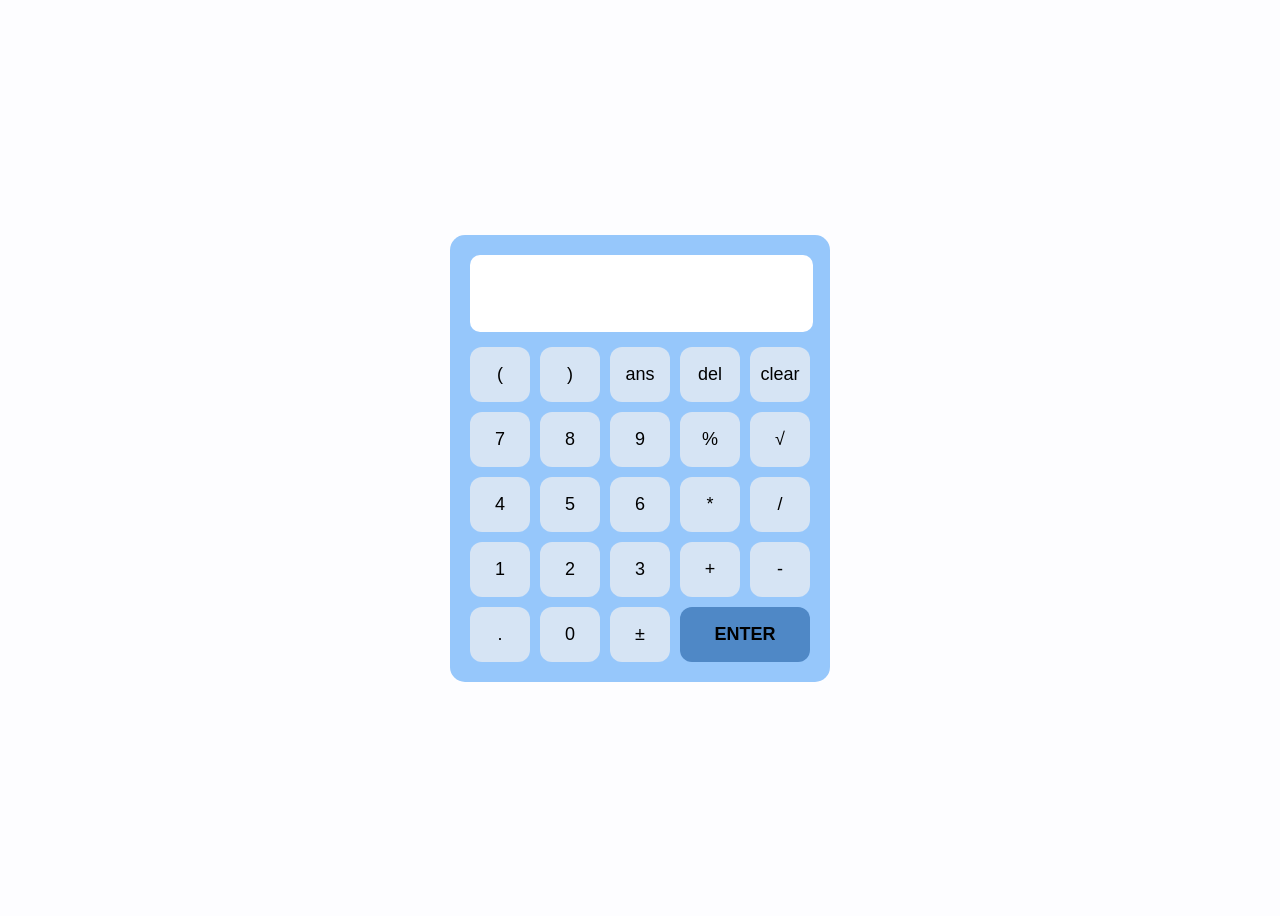
<file: Task1_Calculator/index.html>
<!DOCTYPE html>
<html lang="en">
<head>
    <meta charset="UTF-8">
    <title>Advanced Calculator</title>
    <link rel="stylesheet" href="style.css">
</head>
<body>

<div class="calculator">
    <input type="text" id="display" disabled>

    <div class="buttons">
        <button>(</button>
        <button>)</button>
        <button id="ans">ans</button>
        <button id="del">del</button>
        <button id="clear">clear</button>

        <button>7</button>
        <button>8</button>
        <button>9</button>
        <button>%</button>
        <button id="sqrt">√</button>

        <button>4</button>
        <button>5</button>
        <button>6</button>
        <button>*</button>
        <button>/</button>

        <button>1</button>
        <button>2</button>
        <button>3</button>
        <button>+</button>
        <button>-</button>

        <button>.</button>
        <button>0</button>
        <button id="plusMinus">±</button>
        <button id="enter" class="enter">ENTER</button>
    </div>
</div>

<script src="script.js"></script>
</body>
</html>
</file>
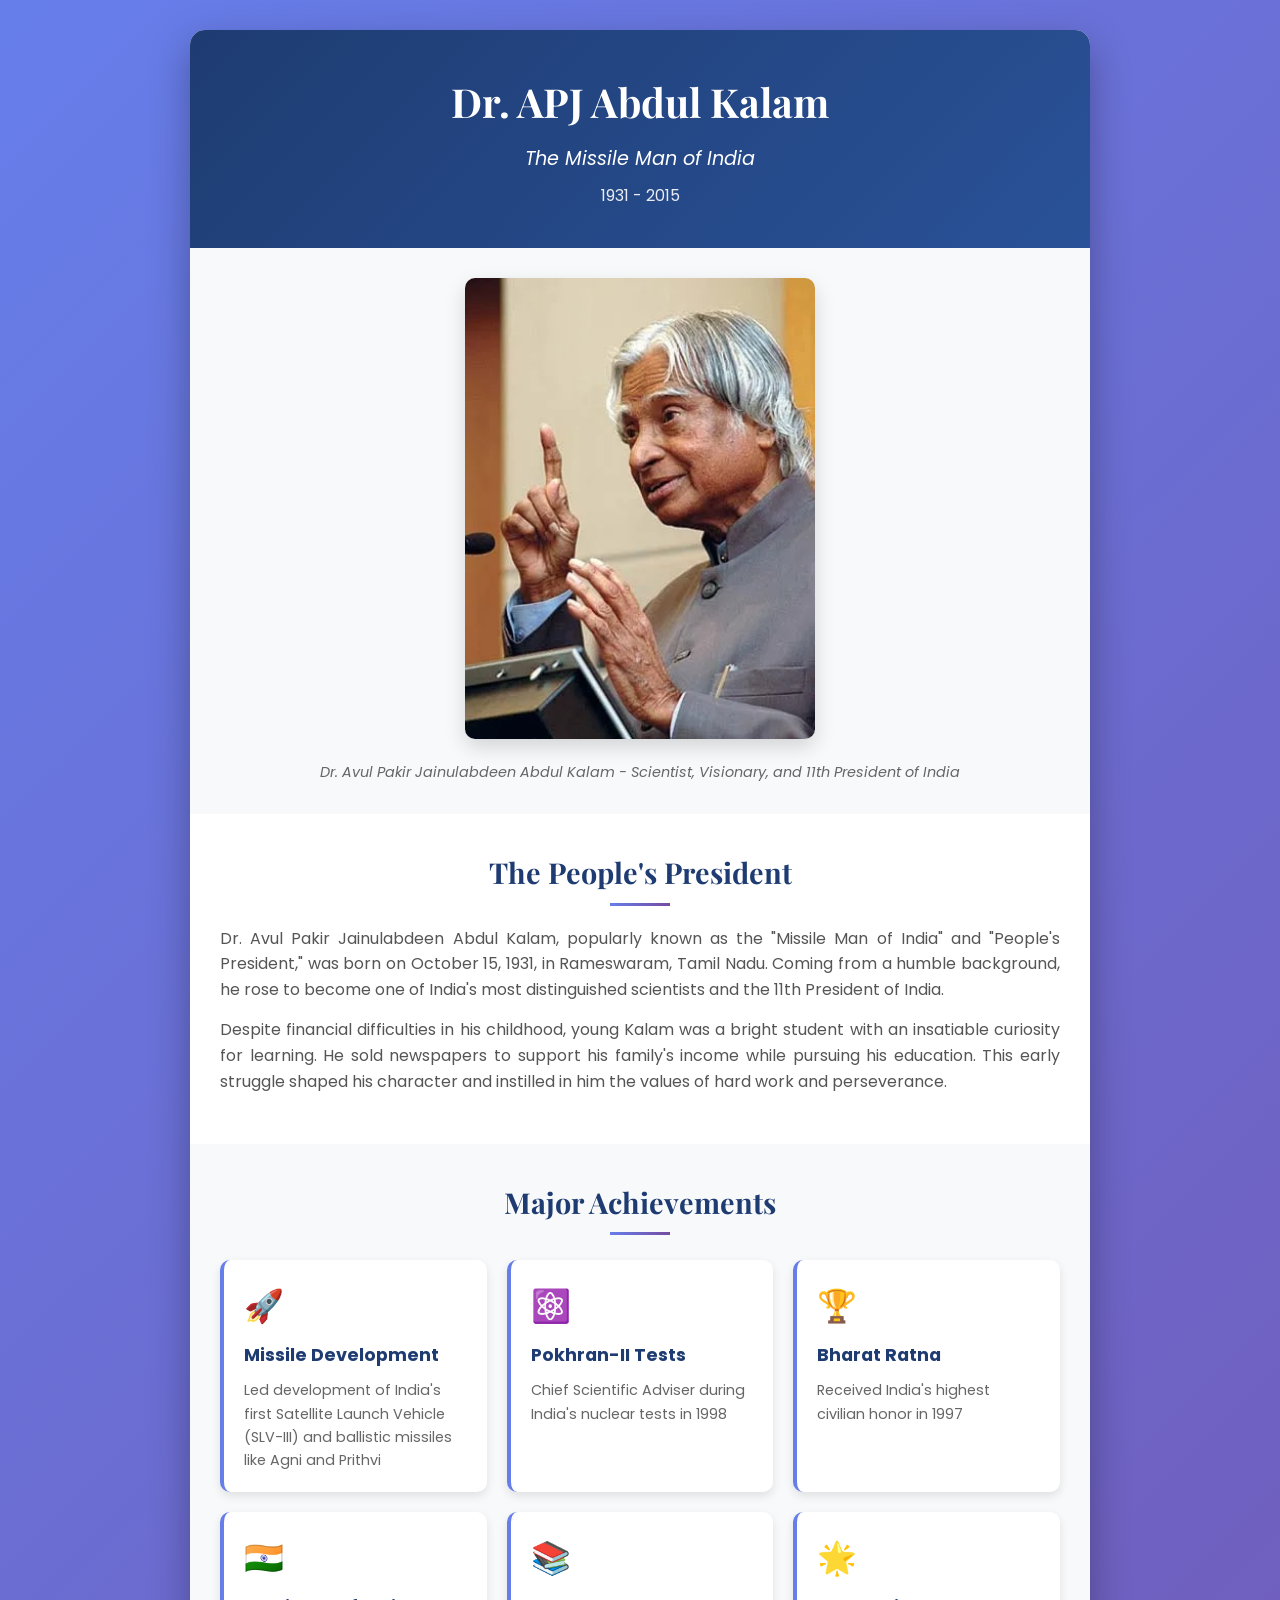
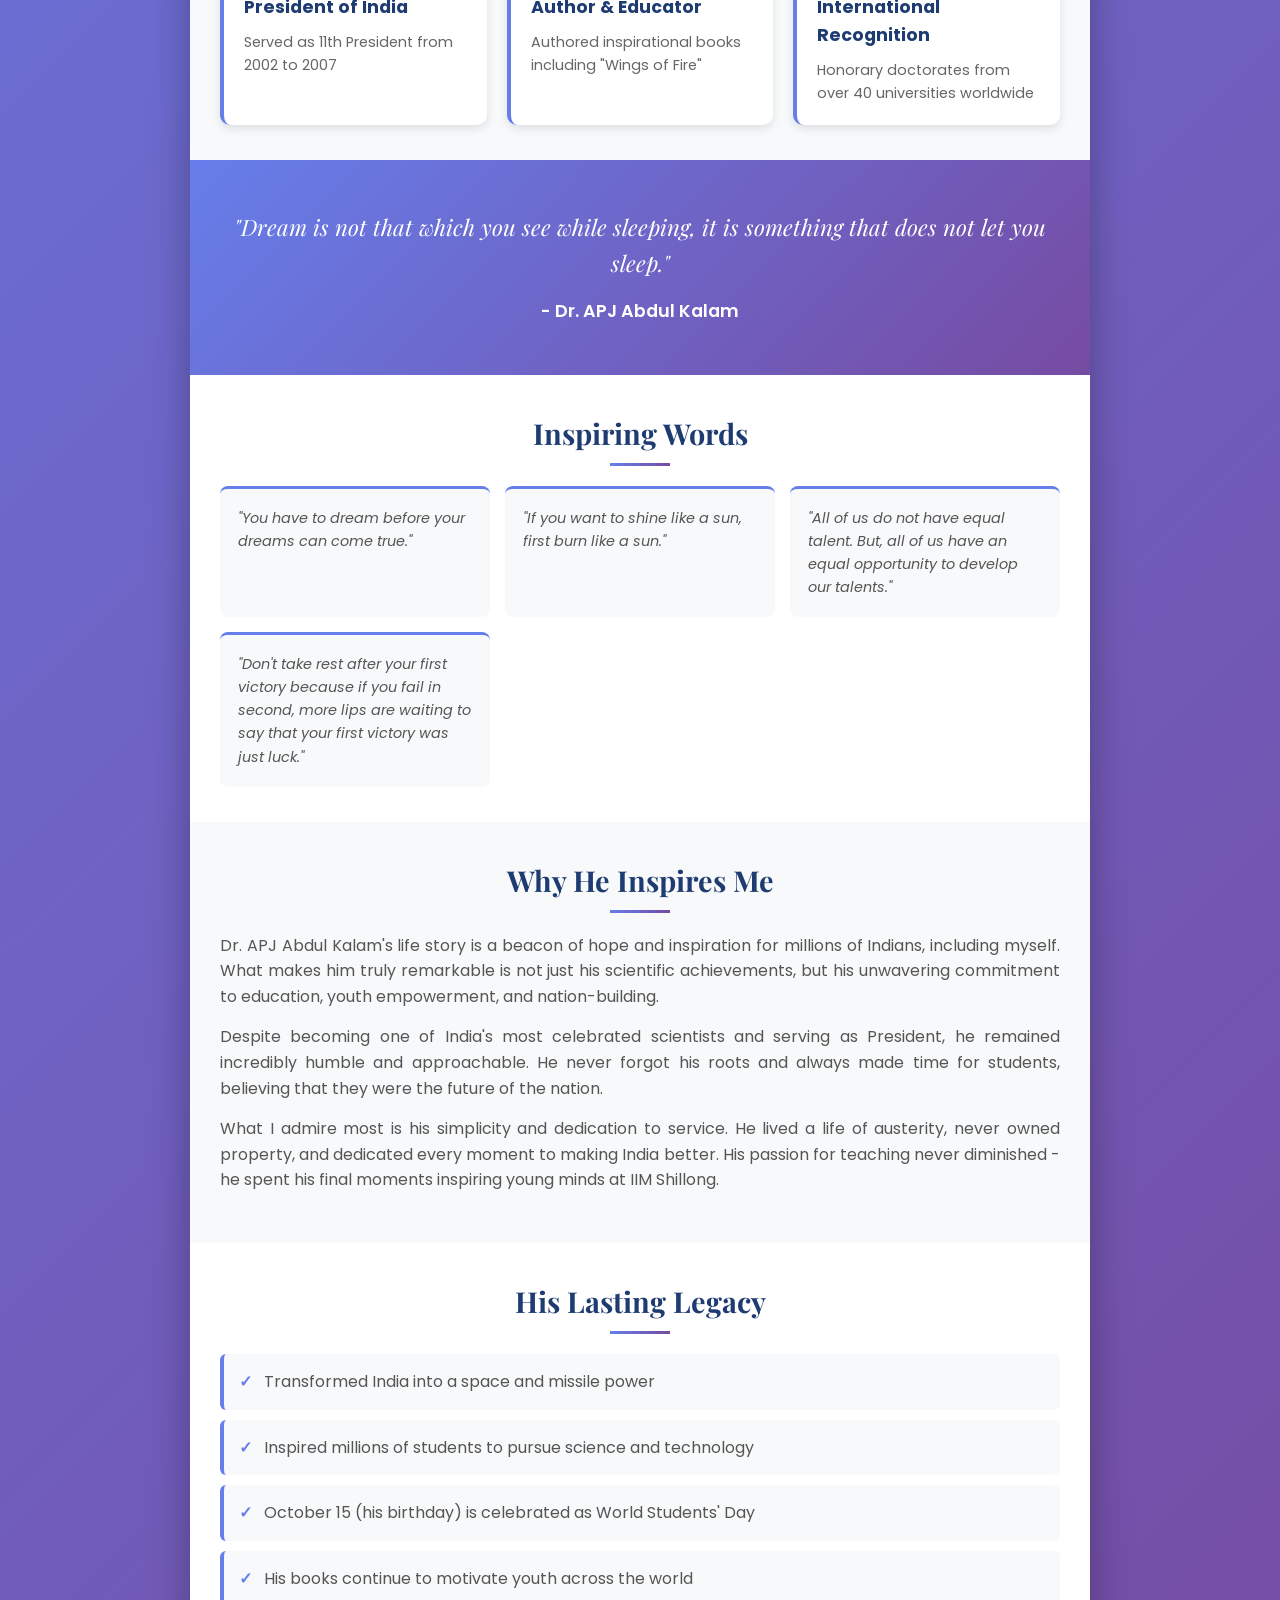
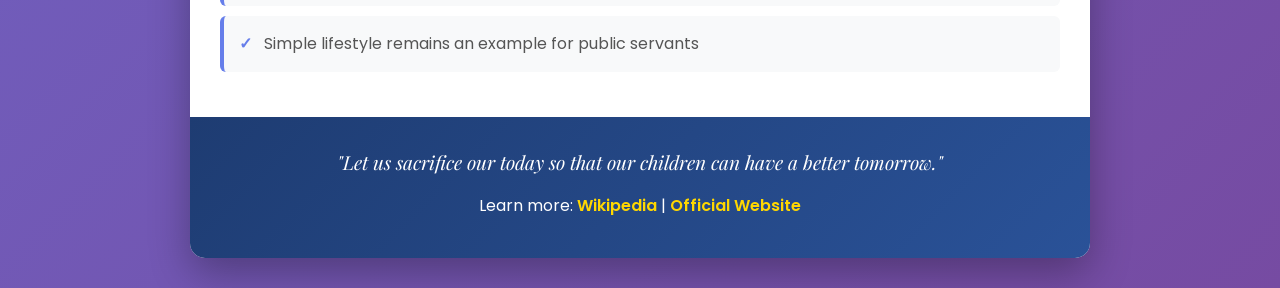
<file: Task2_TributePage/index.html>
<!DOCTYPE html>
<html lang="en">
<head>
    <meta charset="UTF-8">
    <meta name="viewport" content="width=device-width, initial-scale=1.0">
    <title>Tribute to Dr. APJ Abdul Kalam</title>
    <link rel="stylesheet" href="style.css">
    <link href="https://fonts.googleapis.com/css2?family=Poppins:wght@300;400;600;700&family=Playfair+Display:wght@700&display=swap" rel="stylesheet">
</head>
<body>
    <div class="container">
        <!-- Header Section -->
        <header class="hero">
            <h1 class="main-title">Dr. APJ Abdul Kalam</h1>
            <p class="subtitle">The Missile Man of India</p>
            <p class="dates">1931 - 2015</p>
        </header>

        <!-- Image Section -->
        <div class="img-section">
            <img src="IMAGES/Tribute_image.jpeg" alt="Dr. APJ Abdul Kalam">
            <p class="img-caption">Dr. Avul Pakir Jainulabdeen Abdul Kalam - Scientist, Visionary, and 11th President of India</p>
        </div>

        <!-- Biography Section -->
        <section class="bio-section">
            <h2 class="section-title">The People's President</h2>
            <p>
                Dr. Avul Pakir Jainulabdeen Abdul Kalam, popularly known as the "Missile Man of India" and 
                "People's President," was born on October 15, 1931, in Rameswaram, Tamil Nadu. Coming from a 
                humble background, he rose to become one of India's most distinguished scientists and the 11th 
                President of India.
            </p>
            <p>
                Despite financial difficulties in his childhood, young Kalam was a bright student with an 
                insatiable curiosity for learning. He sold newspapers to support his family's income while 
                pursuing his education. This early struggle shaped his character and instilled in him the 
                values of hard work and perseverance.
            </p>
        </section>

        <!-- Achievements Section -->
        <section class="achievements-section">
            <h2 class="section-title">Major Achievements</h2>
            <div class="achievements-grid">
                <div class="achievement-card">
                    <div class="achievement-icon">🚀</div>
                    <h3>Missile Development</h3>
                    <p>Led development of India's first Satellite Launch Vehicle (SLV-III) and ballistic missiles like Agni and Prithvi</p>
                </div>
                <div class="achievement-card">
                    <div class="achievement-icon">⚛️</div>
                    <h3>Pokhran-II Tests</h3>
                    <p>Chief Scientific Adviser during India's nuclear tests in 1998</p>
                </div>
                <div class="achievement-card">
                    <div class="achievement-icon">🏆</div>
                    <h3>Bharat Ratna</h3>
                    <p>Received India's highest civilian honor in 1997</p>
                </div>
                <div class="achievement-card">
                    <div class="achievement-icon">🇮🇳</div>
                    <h3>President of India</h3>
                    <p>Served as 11th President from 2002 to 2007</p>
                </div>
                <div class="achievement-card">
                    <div class="achievement-icon">📚</div>
                    <h3>Author & Educator</h3>
                    <p>Authored inspirational books including "Wings of Fire"</p>
                </div>
                <div class="achievement-card">
                    <div class="achievement-icon">🌟</div>
                    <h3>International Recognition</h3>
                    <p>Honorary doctorates from over 40 universities worldwide</p>
                </div>
            </div>
        </section>

        <!-- Quote Section -->
        <section class="quote-section">
            <blockquote class="main-quote">
                "Dream is not that which you see while sleeping, it is something that does not let you sleep."
            </blockquote>
            <p class="quote-author">- Dr. APJ Abdul Kalam</p>
        </section>

        <!-- More Quotes -->
        <section class="quotes-grid-section">
            <h2 class="section-title">Inspiring Words</h2>
            <div class="quotes-grid">
                <div class="quote-card">
                    <p>"You have to dream before your dreams can come true."</p>
                </div>
                <div class="quote-card">
                    <p>"If you want to shine like a sun, first burn like a sun."</p>
                </div>
                <div class="quote-card">
                    <p>"All of us do not have equal talent. But, all of us have an equal opportunity to develop our talents."</p>
                </div>
                <div class="quote-card">
                    <p>"Don't take rest after your first victory because if you fail in second, more lips are waiting to say that your first victory was just luck."</p>
                </div>
            </div>
        </section>

        <!-- Why I Admire Section -->
        <section class="admiration-section">
            <h2 class="section-title">Why He Inspires Me</h2>
            <p>
                Dr. APJ Abdul Kalam's life story is a beacon of hope and inspiration for millions of Indians, 
                including myself. What makes him truly remarkable is not just his scientific achievements, but 
                his unwavering commitment to education, youth empowerment, and nation-building.
            </p>
            <p>
                Despite becoming one of India's most celebrated scientists and serving as President, he remained 
                incredibly humble and approachable. He never forgot his roots and always made time for students, 
                believing that they were the future of the nation.
            </p>
            <p>
                What I admire most is his simplicity and dedication to service. He lived a life of austerity, 
                never owned property, and dedicated every moment to making India better. His passion for teaching 
                never diminished - he spent his final moments inspiring young minds at IIM Shillong.
            </p>
        </section>

        <!-- Legacy Section -->
        <section class="legacy-section">
            <h2 class="section-title">His Lasting Legacy</h2>
            <ul class="legacy-list">
                <li>Transformed India into a space and missile power</li>
                <li>Inspired millions of students to pursue science and technology</li>
                <li>October 15 (his birthday) is celebrated as World Students' Day</li>
                <li>His books continue to motivate youth across the world</li>
                <li>Simple lifestyle remains an example for public servants</li>
            </ul>
        </section>

        <!-- Footer -->
        <footer class="footer">
            <p class="footer-quote">"Let us sacrifice our today so that our children can have a better tomorrow."</p>
            <p class="footer-text">
                Learn more: 
                <a href="https://en.wikipedia.org/wiki/A._P._J._Abdul_Kalam" target="_blank">Wikipedia</a> | 
                <a href="https://www.abdulkalam.com/" target="_blank">Official Website</a>
            </p>
        </footer>
    </div>
</body>
</html>
</file>
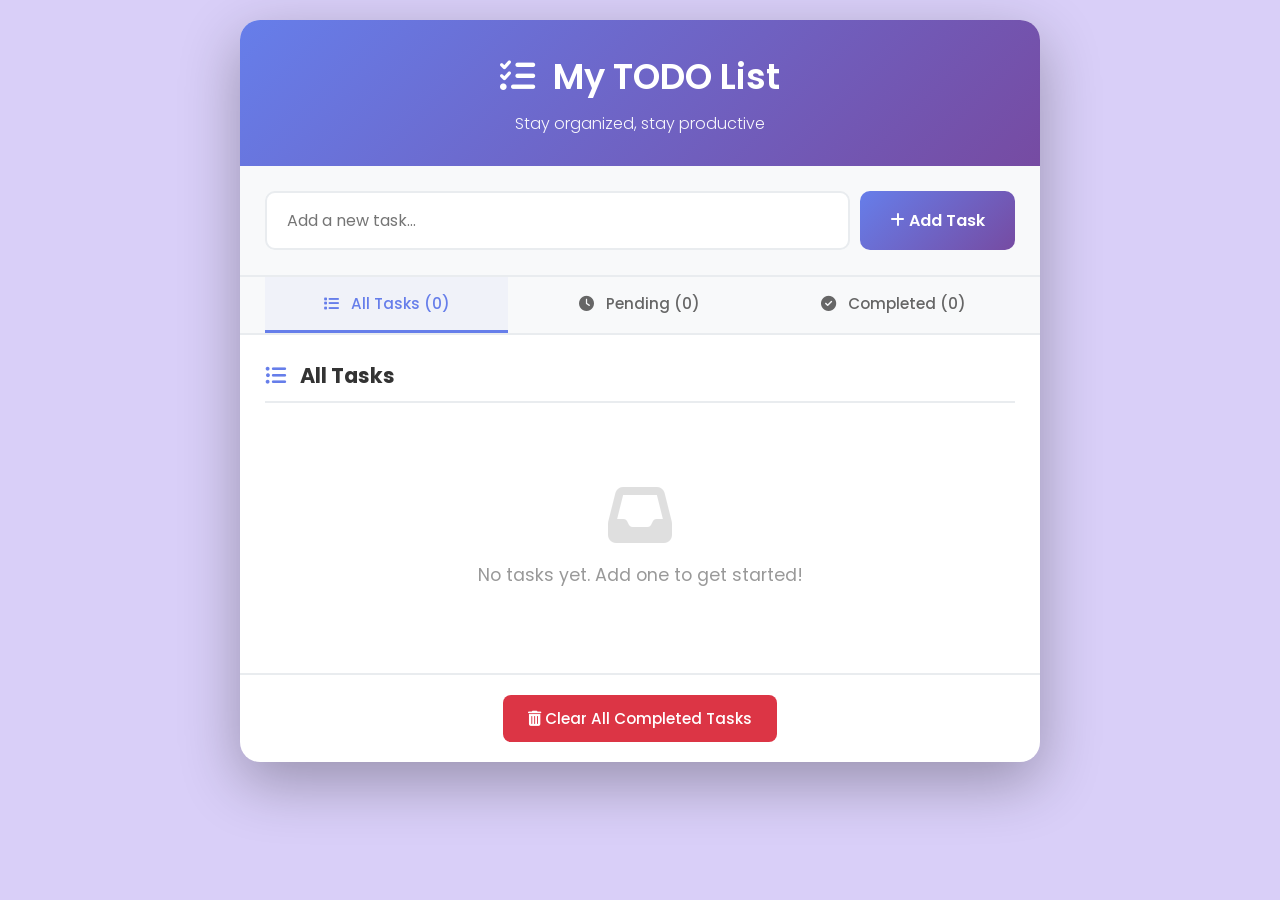
<file: Task3_TODO_WebApp/index.html>
<!DOCTYPE html>
<html lang="en">
<head>
    <meta charset="UTF-8">
    <meta name="viewport" content="width=device-width, initial-scale=1.0">
    <title>TODO App - Task Manager</title>
    <link rel="stylesheet" href="style.css">
    <link href="https://fonts.googleapis.com/css2?family=Poppins:wght@300;400;500;600;700&display=swap" rel="stylesheet">
    <!-- Font Awesome for icons -->
    <link rel="stylesheet" href="https://cdnjs.cloudflare.com/ajax/libs/font-awesome/6.4.0/css/all.min.css">
</head>
<body>
    <div class="container">
        <!-- Header -->
        <header class="header">
            <h1><i class="fas fa-tasks"></i> My TODO List</h1>
            <p class="subtitle">Stay organized, stay productive</p>
        </header>

        <!-- Task Input Section -->
        <div class="input-section">
            <div class="input-wrapper">
                <input 
                    type="text" 
                    id="taskInput" 
                    placeholder="Add a new task..." 
                    maxlength="200"
                >
                <button id="addTaskBtn" class="add-btn">
                    <i class="fas fa-plus"></i> Add Task
                </button>
            </div>
        </div>

        <!-- Filter Tabs -->
        <div class="filter-tabs">
            <button class="filter-btn active" data-filter="all">
                <i class="fas fa-list"></i> All Tasks (<span id="allCount">0</span>)
            </button>
            <button class="filter-btn" data-filter="pending">
                <i class="fas fa-clock"></i> Pending (<span id="pendingCount">0</span>)
            </button>
            <button class="filter-btn" data-filter="completed">
                <i class="fas fa-check-circle"></i> Completed (<span id="completedCount">0</span>)
            </button>
        </div>

        <!-- Tasks Container -->
        <div class="tasks-container">
            <!-- All Tasks Section -->
            <div class="tasks-section active" id="allTasks">
                <h2 class="section-title">
                    <i class="fas fa-list-ul"></i> All Tasks
                </h2>
                <ul class="task-list" id="allTasksList">
                    <!-- Tasks will be dynamically added here -->
                </ul>
                <div class="empty-state" id="allEmpty">
                    <i class="fas fa-inbox"></i>
                    <p>No tasks yet. Add one to get started!</p>
                </div>
            </div>

            <!-- Pending Tasks Section -->
            <div class="tasks-section" id="pendingTasks">
                <h2 class="section-title">
                    <i class="fas fa-hourglass-half"></i> Pending Tasks
                </h2>
                <ul class="task-list" id="pendingTasksList">
                    <!-- Pending tasks will be added here -->
                </ul>
                <div class="empty-state" id="pendingEmpty">
                    <i class="fas fa-check-double"></i>
                    <p>No pending tasks. Great job!</p>
                </div>
            </div>

            <!-- Completed Tasks Section -->
            <div class="tasks-section" id="completedTasks">
                <h2 class="section-title">
                    <i class="fas fa-check-circle"></i> Completed Tasks
                </h2>
                <ul class="task-list" id="completedTasksList">
                    <!-- Completed tasks will be added here -->
                </ul>
                <div class="empty-state" id="completedEmpty">
                    <i class="fas fa-tasks"></i>
                    <p>No completed tasks yet. Keep going!</p>
                </div>
            </div>
        </div>

        <!-- Clear All Button -->
        <div class="clear-section">
            <button id="clearAllBtn" class="clear-btn">
                <i class="fas fa-trash-alt"></i> Clear All Completed Tasks
            </button>
        </div>
    </div>

    <!-- Edit Modal -->
    <div class="modal" id="editModal">
        <div class="modal-content">
            <div class="modal-header">
                <h3><i class="fas fa-edit"></i> Edit Task</h3>
                <button class="close-btn" id="closeModal">
                    <i class="fas fa-times"></i>
                </button>
            </div>
            <div class="modal-body">
                <input 
                    type="text" 
                    id="editInput" 
                    placeholder="Edit your task..."
                    maxlength="200"
                >
            </div>
            <div class="modal-footer">
                <button class="btn-cancel" id="cancelEdit">Cancel</button>
                <button class="btn-save" id="saveEdit">
                    <i class="fas fa-save"></i> Save Changes
                </button>
            </div>
        </div>
    </div>

    <script src="script.js"></script>
</body>
</html>
</file>
<file: Task1_Calculator/style.css>
body {
    display: flex;
    justify-content: center;
    align-items: center;
    height: 100vh;
    background: #fdfdff;
    font-family: Arial, sans-serif;
}

.calculator {
    background: #96c7fb;
    padding: 20px;
    border-radius: 15px;
    width: 340px;
}

#display {
    width: 95%;
    height: 57px;
    font-size: 26px;
    text-align: right;
    padding: 10px;
    margin-bottom: 15px;
    border: none;
    border-radius: 10px;
    background-color: #ffffff;   
    color: #1a1a1a;             
}

.buttons {
    display: grid;
    grid-template-columns: repeat(5, 1fr);
    gap: 10px;
}

button {
    height: 55px;
    border: none;
    border-radius: 12px;
    font-size: 18px;
    background: #d6e4f4;
    cursor: pointer;
}

button:hover {
    background: #f2f6f9;
}

.enter {
    grid-column: span 2;
    background: #4f88c6;
    color: rgb(0, 0, 0);
    font-weight: bold;
}
</file>
<file: Task2_TributePage/style.css>
/* Reset */
* {
    margin: 0;
    padding: 0;
    box-sizing: border-box;
}

body {
    font-family: 'Poppins', sans-serif;
    background: linear-gradient(135deg, #667eea 0%, #764ba2 100%);
    color: #333;
    line-height: 1.6;
}

.container {
    max-width: 900px;
    margin: 30px auto;
    background: white;
    border-radius: 15px;
    box-shadow: 0 15px 40px rgba(0, 0, 0, 0.3);
    overflow: hidden;
}

/* Header */
.hero {
    background: linear-gradient(135deg, #1e3c72 0%, #2a5298 100%);
    color: white;
    text-align: center;
    padding: 40px 20px;
}

.main-title {
    font-family: 'Playfair Display', serif;
    font-size: 2.5em;
    font-weight: 700;
    margin-bottom: 10px;
}

.subtitle {
    font-size: 1.2em;
    font-style: italic;
    margin-bottom: 8px;
}

.dates {
    font-size: 1em;
    opacity: 0.9;
}

/* Image Section */
.img-section {
    text-align: center;
    padding: 30px 20px;
    background: #f8f9fa;
}

.img-section img {
    width: 100%;
    max-width: 350px;
    height: auto;
    border-radius: 10px;
    box-shadow: 0 8px 20px rgba(0, 0, 0, 0.15);
}

.img-caption {
    margin-top: 15px;
    font-style: italic;
    color: #666;
    font-size: 0.9em;
    padding: 0 20px;
}

/* Sections */
section {
    padding: 35px 30px;
}

.section-title {
    font-family: 'Playfair Display', serif;
    color: #1e3c72;
    font-size: 1.8em;
    margin-bottom: 20px;
    text-align: center;
    position: relative;
    padding-bottom: 10px;
}

.section-title::after {
    content: '';
    position: absolute;
    bottom: 0;
    left: 50%;
    transform: translateX(-50%);
    width: 60px;
    height: 3px;
    background: linear-gradient(to right, #667eea, #764ba2);
}

/* Biography */
.bio-section {
    background: white;
}

.bio-section p {
    margin-bottom: 15px;
    text-align: justify;
    color: #555;
}

/* Achievements */
.achievements-section {
    background: #f8f9fa;
}

.achievements-grid {
    display: grid;
    grid-template-columns: repeat(auto-fit, minmax(250px, 1fr));
    gap: 20px;
    margin-top: 25px;
}

.achievement-card {
    background: white;
    padding: 20px;
    border-radius: 10px;
    box-shadow: 0 4px 10px rgba(0, 0, 0, 0.1);
    transition: transform 0.3s ease;
    border-left: 4px solid #667eea;
}

.achievement-card:hover {
    transform: translateY(-5px);
}

.achievement-icon {
    font-size: 2em;
    margin-bottom: 10px;
}

.achievement-card h3 {
    color: #1e3c72;
    margin-bottom: 10px;
    font-size: 1.1em;
}

.achievement-card p {
    color: #666;
    font-size: 0.9em;
}

/* Quote Section */
.quote-section {
    background: linear-gradient(135deg, #667eea 0%, #764ba2 100%);
    color: white;
    text-align: center;
    padding: 50px 30px;
}

.main-quote {
    font-family: 'Playfair Display', serif;
    font-size: 1.4em;
    font-style: italic;
    margin-bottom: 15px;
    line-height: 1.6;
}

.quote-author {
    font-size: 1.1em;
    font-weight: 600;
}

/* Quotes Grid */
.quotes-grid-section {
    background: white;
}

.quotes-grid {
    display: grid;
    grid-template-columns: repeat(auto-fit, minmax(200px, 1fr));
    gap: 15px;
    margin-top: 20px;
}

.quote-card {
    background: #f8f9fa;
    padding: 18px;
    border-radius: 8px;
    border-top: 3px solid #667eea;
}

.quote-card p {
    font-style: italic;
    color: #555;
    font-size: 0.9em;
}

/* Admiration */
.admiration-section {
    background: #f8f9fa;
}

.admiration-section p {
    margin-bottom: 15px;
    text-align: justify;
    color: #555;
}

/* Legacy */
.legacy-section {
    background: white;
}

.legacy-list {
    list-style: none;
    margin-top: 20px;
}

.legacy-list li {
    padding: 15px;
    margin: 10px 0;
    background: #f8f9fa;
    border-left: 4px solid #667eea;
    border-radius: 6px;
    color: #555;
    position: relative;
    padding-left: 40px;
}

.legacy-list li::before {
    content: '✓';
    position: absolute;
    left: 15px;
    color: #667eea;
    font-weight: bold;
}

/* Footer */
.footer {
    background: linear-gradient(135deg, #1e3c72 0%, #2a5298 100%);
    color: white;
    text-align: center;
    padding: 30px 20px;
}

.footer-quote {
    font-family: 'Playfair Display', serif;
    font-size: 1.2em;
    font-style: italic;
    margin-bottom: 15px;
}

.footer-text {
    margin-bottom: 10px;
}

.footer a {
    color: #ffd700;
    text-decoration: none;
    font-weight: 600;
}

.footer a:hover {
    text-decoration: underline;
}

/* Responsive */
@media (max-width: 768px) {
    .container {
        margin: 20px;
    }
    
    .main-title {
        font-size: 2em;
    }
    
    .hero {
        padding: 30px 20px;
    }
    
    section {
        padding: 25px 20px;
    }
    
    .section-title {
        font-size: 1.5em;
    }
    
    .achievements-grid,
    .quotes-grid {
        grid-template-columns: 1fr;
    }
}

@media (max-width: 480px) {
    .main-title {
        font-size: 1.8em;
    }
    
    .img-section img {
        max-width: 280px;
    }
}
</file>
<file: Task3_TODO_WebApp/style.css>
/* Reset and Base Styles */
* {
    margin: 0;
    padding: 0;
    box-sizing: border-box;
}

body {
    font-family: 'Poppins', sans-serif;
    background: #d9cff8;
    min-height: 100vh;
    padding: 20px;
    color: #efa5a5;
}

.container {
    max-width: 800px;
    margin: 0 auto;
    background: white;
    border-radius: 20px;
    box-shadow: 0 20px 60px rgba(0, 0, 0, 0.3);
    overflow: hidden;
}

/* Header */
.header {
    background: linear-gradient(135deg, #667eea 0%, #764ba2 100%);
    color: white;
    text-align: center;
    padding: 30px 20px;
}

.header h1 {
    font-size: 2.2em;
    margin-bottom: 8px;
    font-weight: 600;
}

.header i {
    margin-right: 10px;
}

.subtitle {
    font-size: 1em;
    opacity: 0.95;
    font-weight: 300;
}

/* Input Section */
.input-section {
    padding: 25px;
    background: #f8f9fa;
    border-bottom: 2px solid #e9ecef;
}

.input-wrapper {
    display: flex;
    gap: 10px;
}

#taskInput {
    flex: 1;
    padding: 15px 20px;
    border: 2px solid #e9ecef;
    border-radius: 10px;
    font-size: 1em;
    font-family: 'Poppins', sans-serif;
    transition: all 0.3s ease;
}

#taskInput:focus {
    outline: none;
    border-color: #667eea;
    box-shadow: 0 0 0 3px rgba(102, 126, 234, 0.1);
}

.add-btn {
    padding: 15px 30px;
    background: linear-gradient(135deg, #667eea 0%, #764ba2 100%);
    color: white;
    border: none;
    border-radius: 10px;
    font-size: 1em;
    font-weight: 600;
    cursor: pointer;
    transition: all 0.3s ease;
    font-family: 'Poppins', sans-serif;
}

.add-btn:hover {
    transform: translateY(-2px);
    box-shadow: 0 5px 15px rgba(102, 126, 234, 0.4);
}

.add-btn:active {
    transform: translateY(0);
}

/* Filter Tabs */
.filter-tabs {
    display: flex;
    background: #f8f9fa;
    padding: 0 25px;
    gap: 10px;
    border-bottom: 2px solid #e9ecef;
}

.filter-btn {
    flex: 1;
    padding: 15px;
    background: transparent;
    border: none;
    border-bottom: 3px solid transparent;
    font-size: 0.95em;
    font-weight: 500;
    cursor: pointer;
    transition: all 0.3s ease;
    color: #666;
    font-family: 'Poppins', sans-serif;
}

.filter-btn:hover {
    color: #667eea;
    background: rgba(102, 126, 234, 0.05);
}

.filter-btn.active {
    color: #667eea;
    border-bottom-color: #667eea;
    background: rgba(102, 126, 234, 0.05);
}

.filter-btn i {
    margin-right: 8px;
}

/* Tasks Container */
.tasks-container {
    padding: 25px;
    min-height: 300px;
}

.tasks-section {
    display: none;
}

.tasks-section.active {
    display: block;
}

.section-title {
    font-size: 1.3em;
    color: #333;
    margin-bottom: 20px;
    padding-bottom: 10px;
    border-bottom: 2px solid #e9ecef;
}

.section-title i {
    color: #667eea;
    margin-right: 10px;
}

/* Task List */
.task-list {
    list-style: none;
}

.task-item {
    background: #f8f9fa;
    padding: 15px;
    margin-bottom: 12px;
    border-radius: 10px;
    display: flex;
    align-items: center;
    gap: 12px;
    transition: all 0.3s ease;
    border-left: 4px solid #667eea;
    animation: slideIn 0.3s ease;
}

@keyframes slideIn {
    from {
        opacity: 0;
        transform: translateX(-20px);
    }
    to {
        opacity: 1;
        transform: translateX(0);
    }
}

.task-item:hover {
    background: #e9ecef;
    transform: translateX(5px);
}

.task-item.completed {
    border-left-color: #28a745;
    opacity: 0.8;
}

.task-checkbox {
    width: 22px;
    height: 22px;
    cursor: pointer;
    accent-color: #667eea;
}

.task-content {
    flex: 1;
    display: flex;
    flex-direction: column;
    gap: 5px;
}

.task-text {
    font-size: 1em;
    color: #333;
    word-break: break-word;
}

.task-item.completed .task-text {
    text-decoration: line-through;
    color: #999;
}

.task-time {
    font-size: 0.8em;
    color: #999;
}

.task-actions {
    display: flex;
    gap: 8px;
}

.btn-action {
    padding: 8px 12px;
    border: none;
    border-radius: 6px;
    cursor: pointer;
    transition: all 0.3s ease;
    font-size: 0.9em;
}

.btn-edit {
    background: #ffc107;
    color: white;
}

.btn-edit:hover {
    background: #e0a800;
    transform: scale(1.05);
}

.btn-delete {
    background: #dc3545;
    color: white;
}

.btn-delete:hover {
    background: #c82333;
    transform: scale(1.05);
}

/* Empty State */
.empty-state {
    text-align: center;
    padding: 60px 20px;
    color: #999;
}

.empty-state i {
    font-size: 4em;
    margin-bottom: 15px;
    opacity: 0.3;
}

.empty-state p {
    font-size: 1.1em;
}

/* Clear Section */
.clear-section {
    padding: 20px 25px;
    text-align: center;
    border-top: 2px solid #e9ecef;
}

.clear-btn {
    padding: 12px 25px;
    background: #dc3545;
    color: white;
    border: none;
    border-radius: 8px;
    font-size: 0.95em;
    font-weight: 500;
    cursor: pointer;
    transition: all 0.3s ease;
    font-family: 'Poppins', sans-serif;
}

.clear-btn:hover {
    background: #c82333;
    transform: translateY(-2px);
    box-shadow: 0 5px 15px rgba(220, 53, 69, 0.3);
}

/* Modal */
.modal {
    display: none;
    position: fixed;
    top: 0;
    left: 0;
    width: 100%;
    height: 100%;
    background: rgba(0, 0, 0, 0.6);
    z-index: 1000;
    animation: fadeIn 0.3s ease;
}

@keyframes fadeIn {
    from {
        opacity: 0;
    }
    to {
        opacity: 1;
    }
}

.modal.active {
    display: flex;
    justify-content: center;
    align-items: center;
}

.modal-content {
    background: white;
    border-radius: 15px;
    width: 90%;
    max-width: 500px;
    box-shadow: 0 20px 60px rgba(0, 0, 0, 0.3);
    animation: slideUp 0.3s ease;
}

@keyframes slideUp {
    from {
        transform: translateY(50px);
        opacity: 0;
    }
    to {
        transform: translateY(0);
        opacity: 1;
    }
}

.modal-header {
    padding: 20px 25px;
    background: linear-gradient(135deg, #667eea 0%, #764ba2 100%);
    color: white;
    border-radius: 15px 15px 0 0;
    display: flex;
    justify-content: space-between;
    align-items: center;
}

.modal-header h3 {
    font-size: 1.3em;
    font-weight: 600;
}

.close-btn {
    background: transparent;
    border: none;
    color: white;
    font-size: 1.5em;
    cursor: pointer;
    transition: transform 0.3s ease;
}

.close-btn:hover {
    transform: rotate(90deg);
}

.modal-body {
    padding: 25px;
}

#editInput {
    width: 100%;
    padding: 15px;
    border: 2px solid #e9ecef;
    border-radius: 8px;
    font-size: 1em;
    font-family: 'Poppins', sans-serif;
}

#editInput:focus {
    outline: none;
    border-color: #667eea;
}

.modal-footer {
    padding: 20px 25px;
    display: flex;
    gap: 10px;
    justify-content: flex-end;
    border-top: 1px solid #e9ecef;
}

.btn-cancel,
.btn-save {
    padding: 10px 25px;
    border: none;
    border-radius: 8px;
    font-size: 1em;
    cursor: pointer;
    transition: all 0.3s ease;
    font-family: 'Poppins', sans-serif;
    font-weight: 500;
}

.btn-cancel {
    background: #6c757d;
    color: white;
}

.btn-cancel:hover {
    background: #5a6268;
}

.btn-save {
    background: linear-gradient(135deg, #667eea 0%, #764ba2 100%);
    color: white;
}

.btn-save:hover {
    transform: translateY(-2px);
    box-shadow: 0 5px 15px rgba(102, 126, 234, 0.4);
}

/* Responsive Design */
@media (max-width: 768px) {
    .container {
        margin: 0;
        border-radius: 0;
    }

    .header h1 {
        font-size: 1.8em;
    }

    .input-wrapper {
        flex-direction: column;
    }

    .add-btn {
        width: 100%;
    }

    .filter-tabs {
        flex-direction: column;
        gap: 0;
    }

    .filter-btn {
        border-bottom: 1px solid #e9ecef;
        border-left: 3px solid transparent;
    }

    .filter-btn.active {
        border-bottom-color: #e9ecef;
        border-left-color: #667eea;
    }

    .task-item {
        flex-wrap: wrap;
    }

    .task-actions {
        width: 100%;
        justify-content: flex-end;
    }
}

@media (max-width: 480px) {
    body {
        padding: 0;
    }

    .header h1 {
        font-size: 1.5em;
    }

    .input-section,
    .tasks-container,
    .clear-section {
        padding: 15px;
    }

    .filter-tabs {
        padding: 0 15px;
    }
}
</file>
